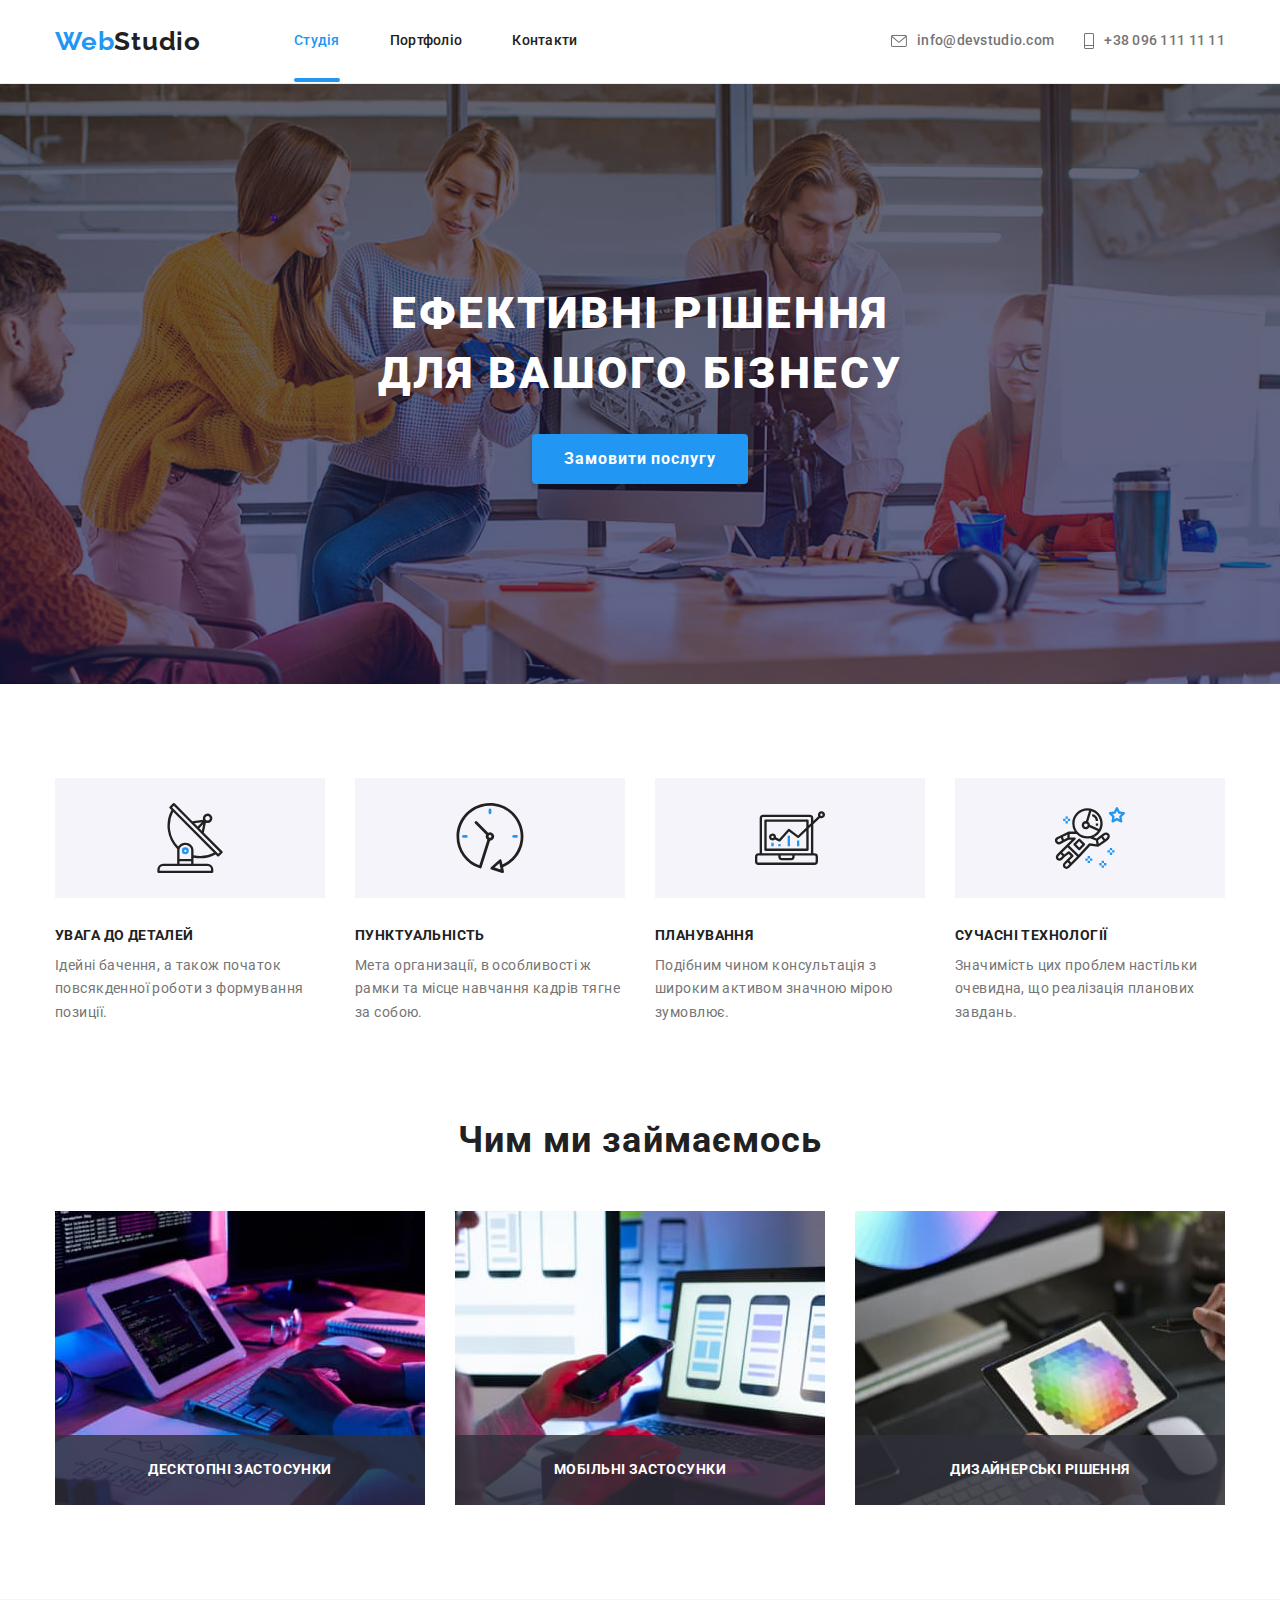
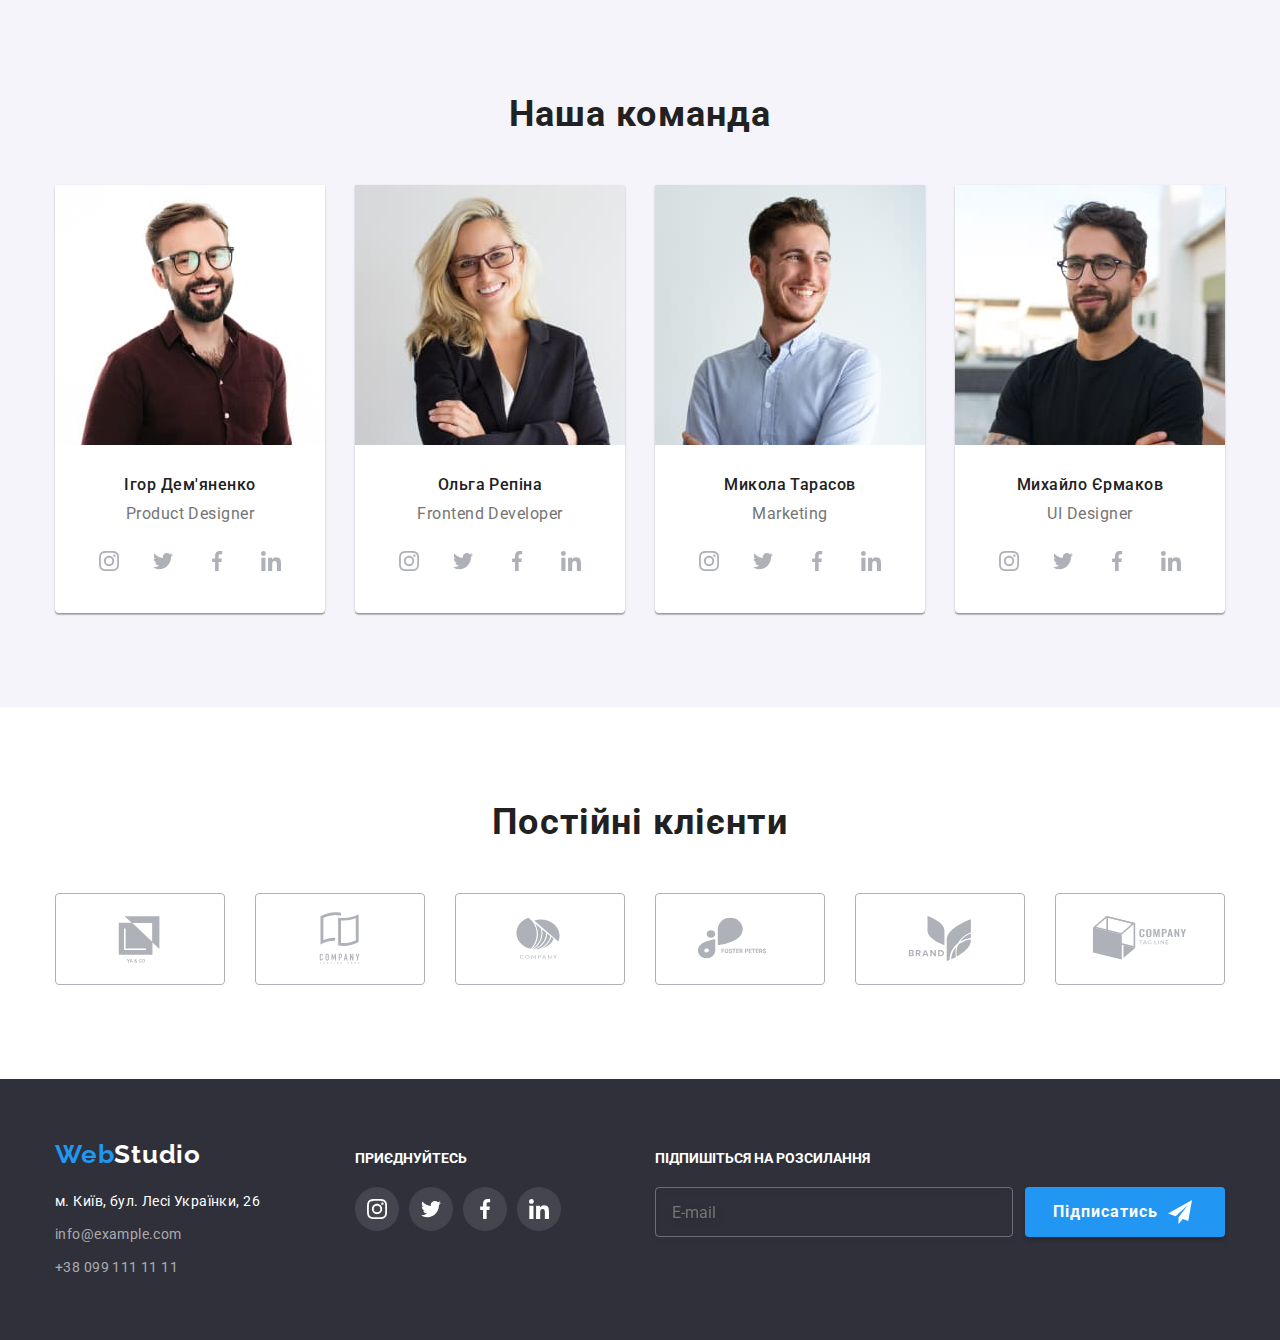
<file: index.html>
<!DOCTYPE html>
<html lang="uk">
<head>
    <meta charset="UTF-8">
    <meta http-equiv="X-UA-Compatible" content="IE=edge">
    <meta name="viewport" content="width=device-width, initial-scale=1.0">
    <title>WebStudio</title>
    <link rel="preconnect" href="https://fonts.googleapis.com">
    <link rel="preconnect" href="https://fonts.gstatic.com" crossorigin>
    <link rel="stylesheet" href="https://fonts.googleapis.com/css2?family=Raleway:wght@700&family=Roboto:wght@400;500;700;900&display=swap">
    <link rel="stylesheet" href="https://cdnjs.cloudflare.com/ajax/libs/modern-normalize/1.1.0/modern-normalize.min.css">
    <link rel="stylesheet" href="./css/main.min.css" />
</head>

<body>
<!-- Header -->
<header class="header">
    <div class="header__container container">
        <nav class="header__logo-menu">
            <a class="logo" href="index.html">Web<span class="logo-header">Studio</a>
            <ul class="menu">
                <li class="menu__item">
                    <a class="menu__link menu__link--current" href="index.html">Студія</a>
                </li>
                <li class="menu__item">
                    <a class="menu__link" href="portfolio.html">Портфоліо</a>
                </li>
                <li class="menu__item">
                    <a class="menu__link" href="">Контакти</a>
                </li>
            </ul>
        </nav>
        <ul class="contacts">
            <li class="contacts__item">
                <a class="contacts__link" href="mailto:info@devstudio.com">
                    <svg class="contacts__icon-mail">
                        <use href="./images/icons.svg#icon-contacts-mail"></use>
                    </svg>info@devstudio.com</a>
            </li>
            <li class="contacts__item">
                <a class="contacts__link" href="tel:+380961111111">
                    <svg class="contacts__icon-tel">
                        <use href="./images/icons.svg#icon-contacts-tel"></use>
                    </svg>+38 096 111 11 11</a>
           </li>
        </ul>
            <button class="mobile-menu__button-open js-open-menu" type="button">
                <svg width="24" height="16">
                    <use href="./images/icons.svg#icon-mobile-menu"></use>
                </svg>
            </button>        
        <div class="mobile-menu js-menu-container">           
            <button class="mobile-menu__button-close js-close-menu" type="button">
                <svg width="19" height="19">
                    <use href="./images/icons.svg#icon-mobile-menu-close"></use>
                </svg>
            </button>            
            <nav>
                <ul class="mob-menu">
                    <li class="mob-menu__item">
                        <a class="mob-menu__link mob-menu__link--current" href="index.html">Студія</a>
                    </li>
                    <li class="mob-menu__item">
                        <a class="mob-menu__link" href="portfolio.html">Портфоліо</a>
                    </li>
                    <li class="mob-menu__item">
                        <a class="mob-menu__link" href="">Контакти</a>
                    </li>
                </ul>
            </nav>            
            <div>
                <ul class="mob-contacts">
                    <li class="mob-contacts__item">
                        <a class="mob-contacts__link" href="tel:+380961111111">+38 096 111 11 11</a>
                    </li>
                    <li class="mob-contacts__item">
                        <a class="mob-contacts__link mob-contacts__link--mail-font" href="mailto:info@devstudio.com">info@devstudio.com</a>
                    </li>
                </ul>                
                <ul class="mob-social">
                    <li class="mob-social__item">
                        <a href="" class="mob-social__link">Instagram</a>
                    </li>
                    <li class="mob-social__item">
                        <a href="" class="mob-social__link">Twitter</a>
                    </li>
                    <li class="mob-social__item">
                        <a href="" class="mob-social__link">Facebook</a>
                    </li>
                    <li class="mob-social__item">
                        <a href="" class="mob-social__link">LinkedIn</a>
                    </li>
                </ul>
                <ul class="mobile-social">
                    <li class="mobile-social__item">
                        <a href="" class="mobile-social__link">
                            <svg class="mobile-social__logo">
                                <use href="./images/icons.svg#icon-social-instagram"></use>
                            </svg>
                        </a>
                    </li>
                    <li class="mobile-social__item">
                        <a href="" class="mobile-social__link">
                            <svg class="mobile-social__logo">
                                <use href="./images/icons.svg#icon-social-twitter"></use>
                            </svg>
                        </a>
                    </li>
                    <li class="mobile-social__item">
                        <a href="" class="mobile-social__link">
                            <svg class="mobile-social__logo">
                                <use href="./images/icons.svg#icon-social-facebook"></use>
                            </svg>
                        </a>
                    </li>
                    <li class="mobile-social__item">
                        <a href="" class="mobile-social__link">
                            <svg class="mobile-social__logo">
                                <use href="./images/icons.svg#icon-social-linkedin"></use>
                            </svg>
                        </a>
                    </li>
                </ul>
            </div>
        </div>    
    </div>
    <script defer src="js/mobile-menu.js"></script>
</header>

<main>

<!-- Секція 1 Головний екран -->
<section class="hero">
    <div class="container container__hero">
        <h1 class="hero__title">Ефективні рішення<br />для вашого бізнесу</h1>
        <button class="hero__button" type="button" data-modal-open>Замовити послугу</button>
    </div>
</section>

<!-- Секція 2 Переваги (приховати заголовок) -->
<section class="section">
    <div class="container">
        <h2 class="section__title section__title--visually-hidden">Переваги</h2>
        <ul class="advantage">
            <li class="advantage__item">
                <div class="advantage__item-icon">
                    <svg class="advantage__icon">
                        <use href="./images/icons.svg#icon-advantage-img1"></use>
                    </svg>
                </div>
                <h3 class="advantage__title">Увага до деталей</h3>
                <p class="advantage__text">Ідейні бачення, а також початок повсякденної роботи з формування позиції.</p>
            </li>
            <li class="advantage__item">
                <div class="advantage__item-icon">
                    <svg class="advantage__icon">
                        <use href="./images/icons.svg#icon-advantage-img2"></use>
                    </svg>
                </div>
                <h3 class="advantage__title">Пунктуальність</h3>
                <p class="advantage__text">Мета организації, в особливості ж рамки та місце навчання кадрів тягне за собою.</p>
            </li>
            <li class="advantage__item">
                <div class="advantage__item-icon">
                    <svg class="advantage__icon">
                        <use href="./images/icons.svg#icon-advantage-img3"></use>
                    </svg>
                </div>
                <h3 class="advantage__title">Планування</h3>
                <p class="advantage__text">Подібним чином консультація з широким активом значною мірою зумовлює.</p>
            </li>
            <li class="advantage__item">
                <div class="advantage__item-icon">
                    <svg class="advantage__icon">
                        <use href="./images/icons.svg#icon-advantage-img4"></use>
                    </svg>
                </div>
                <h3 class="advantage__title">Сучасні технології</h3>
                <p class="advantage__text">Значимість цих проблем настільки очевидна, що реалізація планових завдань.</p>
            </li>
        </ul>
    </div>
</section>

<!-- Секція 3 Чим ми займаємось -->
<section class="section section__doing section--no-padding-top">
    <div class="container">
        <h2 class="section__title">Чим ми займаємось</h2>
        <ul class="doing">
            <li class="doing__item">
                <img class="doing__img" srcset="./images/s3-doing/s3-doing-img1-370-1x.jpg 1x, ./images/s3-doing/s3-doing-img1-370-2x.jpg 2x" src="./images/s3-doing/s3-doing-img1-370-1x.jpg" alt="Десктопні застосунки" width="370" height="294">
                <div class="doing__description">
                    <p class="doing__description-text">Десктопні застосунки</p>
                </div>
            </li>
            <li class="doing__item">
                <img class="doing__img" srcset="./images/s3-doing/s3-doing-img2-370-1x.jpg 1x, ./images/s3-doing/s3-doing-img2-370-2x.jpg 2x" src="./images/s3-doing/s3-doing-img2-370-1x.jpg" alt="Мобільні застосунки" width="370" height="294">
                <div class="doing__description">
                    <p class="doing__description-text">Мобільні застосунки</p>
                </div>
            </li>
            <li class="doing__item">
                <img class="doing__img" srcset="./images/s3-doing/s3-doing-img3-370-1x.jpg 1x, ./images/s3-doing/s3-doing-img3-370-2x.jpg 2x" src="./images/s3-doing/s3-doing-img3-370-1x.jpg" alt="Дизайнерські рішення" width="370" height="294">
                <div class="doing__description">
                    <p class="doing__description-text">Дизайнерські рішення</p>
                </div>
            </li>
        </ul>
    </div>
</section>

<!-- Секція 4 Наша команда -->
<section class="section section--background">
    <div class="container">
        <h2 class="section__title">Наша команда</h2>
        <ul class="team">
            <li class="team__item">
                <picture>
                    <source media="(min-width: 1200px)"
                        srcset="./images/s4-team/s4-team-img1-web-270x260-1x.jpg 1x, ./images/s4-team/s4-team-img1-web-540x520-2x.jpg 2x">
                    <source media="(min-width: 768px)"
                        srcset="./images/s4-team/s4-team-img1-tab-354x374-1x.jpg 1x, ./images/s4-team/s4-team-img1-tab-708x748-2x.jpg 2x">
                    <source media="(min-width: 355px)"
                        srcset="./images/s4-team/s4-team-img1-mob-450x460-1x.jpg 1x, ./images/s4-team/s4-team-img1-mob-900x920-2x.jpg 2x">
                    <source media="(min-width: 271px)"
                        srcset="./images/s4-team/s4-team-img1-tab-354x374-1x.jpg 1x, ./images/s4-team/s4-team-img1-tab-708x748-2x.jpg 2x">
                    <img src="./images/s4-team/s4-team-img1-web-270x260-1x.jpg" alt="Фото Ігор Дем'яненко" />
                </picture>
                <div class="team__description">
                    <h3 class="team__title">Ігор Дем'яненко</h3>
                    <p class="team__text" lang="en">Product Designer</p>
                    <ul class="social">
                        <li class="social__item">
                            <a href="" class="social__link">
                                <svg class="social__logo">
                                    <use href="./images/icons.svg#icon-social-instagram"></use>
                                </svg>
                            </a>
                        </li>
                        <li class="social__item">
                            <a href="" class="social__link">
                                <svg class="social__logo">
                                    <use href="./images/icons.svg#icon-social-twitter"></use>
                                </svg>
                            </a>
                        </li>
                        <li class="social__item">
                            <a href="" class="social__link">
                                <svg class="social__logo">
                                    <use href="./images/icons.svg#icon-social-facebook"></use>
                                </svg>
                            </a>
                        </li>
                        <li class="social__item">
                            <a href="" class="social__link">
                                <svg class="social__logo">
                                    <use href="./images/icons.svg#icon-social-linkedin"></use>
                                </svg>
                            </a>
                        </li>
                    </ul>
                </div>
            </li>
            <li class="team__item">
                <picture>
                    <source media="(min-width: 1200px)"
                        srcset="./images/s4-team/s4-team-img2-web-270x260-1x.jpg 1x, ./images/s4-team/s4-team-img2-web-540x520-2x.jpg 2x">
                    <source media="(min-width: 768px)"
                        srcset="./images/s4-team/s4-team-img2-tab-354x374-1x.jpg 1x, ./images/s4-team/s4-team-img2-tab-708x748-2x.jpg 2x">
                    <source media="(min-width: 355px)"
                        srcset="./images/s4-team/s4-team-img2-mob-450x460-1x.jpg 1x, ./images/s4-team/s4-team-img2-mob-900x920-2x.jpg 2x">
                    <source media="(min-width: 271px)"
                        srcset="./images/s4-team/s4-team-img2-tab-354x374-1x.jpg 1x, ./images/s4-team/s4-team-img2-tab-708x748-2x.jpg 2x">
                    <img src="./images/s4-team/s4-team-img2-web-270x260-1x.jpg" alt="Ольга Репіна" />
                </picture>
                <div class="team__description">
                    <h3 class="team__title">Ольга Репіна</h3>
                    <p class="team__text" lang="en">Frontend Developer</p>
                    <ul class="social">
                        <li class="social__item">
                            <a href="" class="social__link">
                                <svg class="social__logo">
                                    <use href="./images/icons.svg#icon-social-instagram"></use>
                                </svg>
                            </a>
                        </li>
                        <li class="social__item">
                            <a href="" class="social__link">
                                <svg class="social__logo">
                                    <use href="./images/icons.svg#icon-social-twitter"></use>
                                </svg>
                            </a>
                        </li>
                        <li class="social__item">
                            <a href="" class="social__link">
                                <svg class="social__logo">
                                    <use href="./images/icons.svg#icon-social-facebook"></use>
                                </svg>
                            </a>
                        </li>
                        <li class="social__item">
                            <a href="" class="social__link">
                                <svg class="social__logo">
                                    <use href="./images/icons.svg#icon-social-linkedin"></use>
                                </svg>
                            </a>
                        </li>
                    </ul>
                </div>
            </li>
            <li class="team__item">
                <picture>
                    <source media="(min-width: 1200px)"
                        srcset="./images/s4-team/s4-team-img3-web-270x260-1x.jpg 1x, ./images/s4-team/s4-team-img3-web-540x520-2x.jpg 2x">
                    <source media="(min-width: 768px)"
                        srcset="./images/s4-team/s4-team-img3-tab-354x374-1x.jpg 1x, ./images/s4-team/s4-team-img3-tab-708x748-2x.jpg 2x">
                    <source media="(min-width: 355px)"
                        srcset="./images/s4-team/s4-team-img3-mob-450x460-1x.jpg 1x, ./images/s4-team/s4-team-img3-mob-900x920-2x.jpg 2x">
                    <source media="(min-width: 271px)"
                        srcset="./images/s4-team/s4-team-img3-tab-354x374-1x.jpg 1x, ./images/s4-team/s4-team-img3-tab-708x748-2x.jpg 2x">
                    <img src="./images/s4-team/s4-team-img3-web-270x260-1x.jpg" alt="Микола Тарасов" />
                </picture>
                <div class="team__description">
                    <h3 class="team__title">Микола Тарасов</h3>
                    <p class="team__text" lang="en">Marketing</p>
                    <ul class="social">
                        <li class="social__item">
                            <a href="" class="social__link">
                                <svg class="social__logo">
                                    <use href="./images/icons.svg#icon-social-instagram"></use>
                                </svg>
                            </a>
                        </li>
                        <li class="social__item">
                            <a href="" class="social__link">
                                <svg class="social__logo">
                                    <use href="./images/icons.svg#icon-social-twitter"></use>
                                </svg>
                            </a>
                        </li>
                        <li class="social__item">
                            <a href="" class="social__link">
                                <svg class="social__logo">
                                    <use href="./images/icons.svg#icon-social-facebook"></use>
                                </svg>
                            </a>
                        </li>
                        <li class="social__item">
                            <a href="" class="social__link">
                                <svg class="social__logo">
                                    <use href="./images/icons.svg#icon-social-linkedin"></use>
                                </svg>
                            </a>
                        </li>
                    </ul>
                </div>
            </li>
            <li class="team__item">
                <picture>
                    <source media="(min-width: 1200px)"
                        srcset="./images/s4-team/s4-team-img4-web-270x260-1x.jpg 1x, ./images/s4-team/s4-team-img4-web-540x520-2x.jpg 2x">
                    <source media="(min-width: 768px)"
                        srcset="./images/s4-team/s4-team-img4-tab-354x374-1x.jpg 1x, ./images/s4-team/s4-team-img4-tab-708x748-2x.jpg 2x">
                    <source media="(min-width: 355px)"
                        srcset="./images/s4-team/s4-team-img4-mob-450x460-1x.jpg 1x, ./images/s4-team/s4-team-img4-mob-900x920-2x.jpg 2x">
                    <source media="(min-width: 271px)"
                        srcset="./images/s4-team/s4-team-img4-tab-354x374-1x.jpg 1x, ./images/s4-team/s4-team-img4-tab-708x748-2x.jpg 2x">
                    <img src="./images/s4-team/s4-team-img4-web-270x260-1x.jpg" alt="Михайло Єрмаков" />
                </picture>
                <div class="team__description">
                    <h3 class="team__title">Михайло Єрмаков</h3>
                    <p class="team__text" lang="en">UI Designer</p>
                    <ul class="social">
                        <li class="social__item">
                            <a href="" class="social__link">
                                <svg class="social__logo">
                                    <use href="./images/icons.svg#icon-social-instagram"></use>
                                </svg>
                            </a>
                        </li>
                        <li class="social__item">
                            <a href="" class="social__link">
                                <svg class="social__logo">
                                    <use href="./images/icons.svg#icon-social-twitter"></use>
                                </svg>
                            </a>
                        </li>
                        <li class="social__item">
                            <a href="" class="social__link">
                                <svg class="social__logo">
                                    <use href="./images/icons.svg#icon-social-facebook"></use>
                                </svg>
                            </a>
                        </li>
                        <li class="social__item">
                            <a href="" class="social__link">
                                <svg class="social__logo">
                                    <use href="./images/icons.svg#icon-social-linkedin"></use>
                                </svg>
                            </a>
                        </li>
                    </ul>
                </div>
            </li>
        </ul>
    </div>
</section>

<!-- Постійні клієнти -->
<section class="section">
    <div class="container">
        <h2 class="section__title">Постійні клієнти</h2>
        <ul class="clients">
            <li class="clients__item">
                <a href="" class="clients__link">
                    <svg class="clients__logo">
                        <use href="./images/icons.svg#icon-clients-logo1"></use>
                    </svg>
                </a>
            </li>
            <li class="clients__item">
                <a href="" class="clients__link">
                    <svg class="clients__logo">
                        <use href="./images/icons.svg#icon-clients-logo2"></use>
                    </svg>
                </a>
            </li>
            <li class="clients__item">
                <a href="" class="clients__link">
                    <svg class="clients__logo">
                        <use href="./images/icons.svg#icon-clients-logo3"></use>
                    </svg>
                </a>
            </li>
            <li class="clients__item">
                <a href="" class="clients__link">
                    <svg class="clients__logo">
                        <use href="./images/icons.svg#icon-clients-logo4"></use>
                    </svg>
                </a>
            </li>
            <li class="clients__item">
                <a href="" class="clients__link">
                    <svg class="clients__logo">
                        <use href="./images/icons.svg#icon-clients-logo5"></use>
                    </svg>
                </a>
            </li>
            <li class="clients__item">
                <a href="" class="clients__link">
                    <svg class="clients__logo">
                        <use href="./images/icons.svg#icon-clients-logo6"></use>
                    </svg>
                </a>
            </li>
        </ul>
    </div>
</section>

</main>

<!-- Footer -->
<footer class="footer">

    <div class="container footer__columns">

        <div class="footer__columns-first">
            <a class="logo link" href="index.html">Web<span class="logo-footer">Studio</span></a>
            <address class="footer-contacts address">
                <ul class="footer-contacts__list list">
                    <li class="footer-contacts__item">
                        <a class="footer-contacts__link link footer-contacts__link--address"
                            href="https://goo.gl/maps/5prfQH1JwphvAtdC9">
                            м. Київ, бул. Лесі Українки, 26
                        </a>
                    </li>
                    <li class="footer-contacts__item">
                        <a class="footer-contacts__link link" href="mailto:info@example.com">info@example.com</a>
                    </li>
                    <li class="footer-contacts__item">
                        <a class="footer-contacts__link link" href="tel:+380991111111">+38 099 111 11 11</a>
                    </li>
                </ul>
            </address>
        </div>

        <div class="footer-social">
            <h2 class="footer__columns--title">Приєднуйтесь</h2>
            <ul class="footer-social__list">
                <li class="footer-social__item">
                    <a href="" class="footer-social__link">
                        <svg class="footer-social__logo">
                            <use href="./images/icons.svg#icon-social-instagram"></use>
                        </svg>
                    </a>
                </li>
                <li class="footer-social__item">
                    <a href="" class="footer-social__link">
                        <svg class="footer-social__logo">
                            <use href="./images/icons.svg#icon-social-twitter"></use>
                        </svg>
                    </a>
                </li>
                <li class="footer-social__item">
                    <a href="" class="footer-social__link">
                        <svg class="footer-social__logo">
                            <use href="./images/icons.svg#icon-social-facebook"></use>
                        </svg>
                    </a>
                </li>
                <li class="footer-social__item">
                    <a href="" class="footer-social__link">
                        <svg class="footer-social__logo">
                            <use href="./images/icons.svg#icon-social-linkedin"></use>
                        </svg>
                    </a>
                </li>
            </ul>
        </div>

        <div class="footer-mailing">
            <h2 class="footer__columns--title">Підпишіться на розсилання</h2>
            <form class="footer-mailing__form">
                <input class="footer-mailing__input" type="email" name="email" placeholder="E-mail">
                <button type="submit" class="footer-mailing__button">Підписатись
                    <svg class="footer-mailing__icon">
                        <use href="./images/icons.svg#icon-footer-mailing"></use>
                    </svg>
                </button>
            </form>
        </div>

    </div>
</footer>

<!-- Модальне вікно -->
 <div class="backdrop is-hidden" data-modal>
    <div class="modal">
        <button type="button" class="modal__button-close" data-modal-close>
            <svg width="18" height="18">
                <use href="./images/icons.svg#icon-modal-close"></use>
            </svg>
        </button>
        <p class="modal__title">Залиште свої дані, ми до вас зателефонуємо</p>
        <form class="modal__form form" autocomplete="off">
        <div class="form__field">
            <label class="form__label" for="name">Ім'я</label>
            <input class="form__input" type="text" id="name" name="user-name" />
            <svg class="form__icon">
                <use href=./images/icons.svg#icon-modal-name></use>
            </svg>
        </div>
        <div class="form__field">
            <label class="form__label" for="tel">Телефон</label>
            <input class="form__input" type="tel" id="tel" name="user-tel" />
            <svg class="form__icon">
                <use href=./images/icons.svg#icon-modal-tel></use>
            </svg>
        </div>
        <div class="form__field">
            <label class="form__label" for="mail">Пошта</label>
            <input class="form__input" type="email" id="mail" name="user-mail" />
            <svg class="form__icon">
                <use href=./images/icons.svg#icon-modal-mail></use>
            </svg>
        </div>
        <div class="form__field-comments">
            <label class="form__label" for="comments">Коментар</label>
            <textarea class="form__comments" name="comments" id="comments" placeholder="Введите текст"></textarea>
        </div>
        <div class="checkbox__form">
            <label class="checkbox__label">
                <input type="checkbox" class="checkbox__input" />
                <svg class="checkbox__icon">
                    <use href=./images/icons.svg#icon-modal-policy></use>
                </svg>
                <span class="checkbox__text">Погоджуюсь на розсилання та приймаю </span>
                <a href=".#" class="checkbox__link">Умови договору</a>
            </label>
        </div>
        <button type="submit" class="modal__button-form">Відіслати</button>
        </form>
    </div>
</div>

<script src="./js/modal.js"></script>

</body>
</html>
</file>
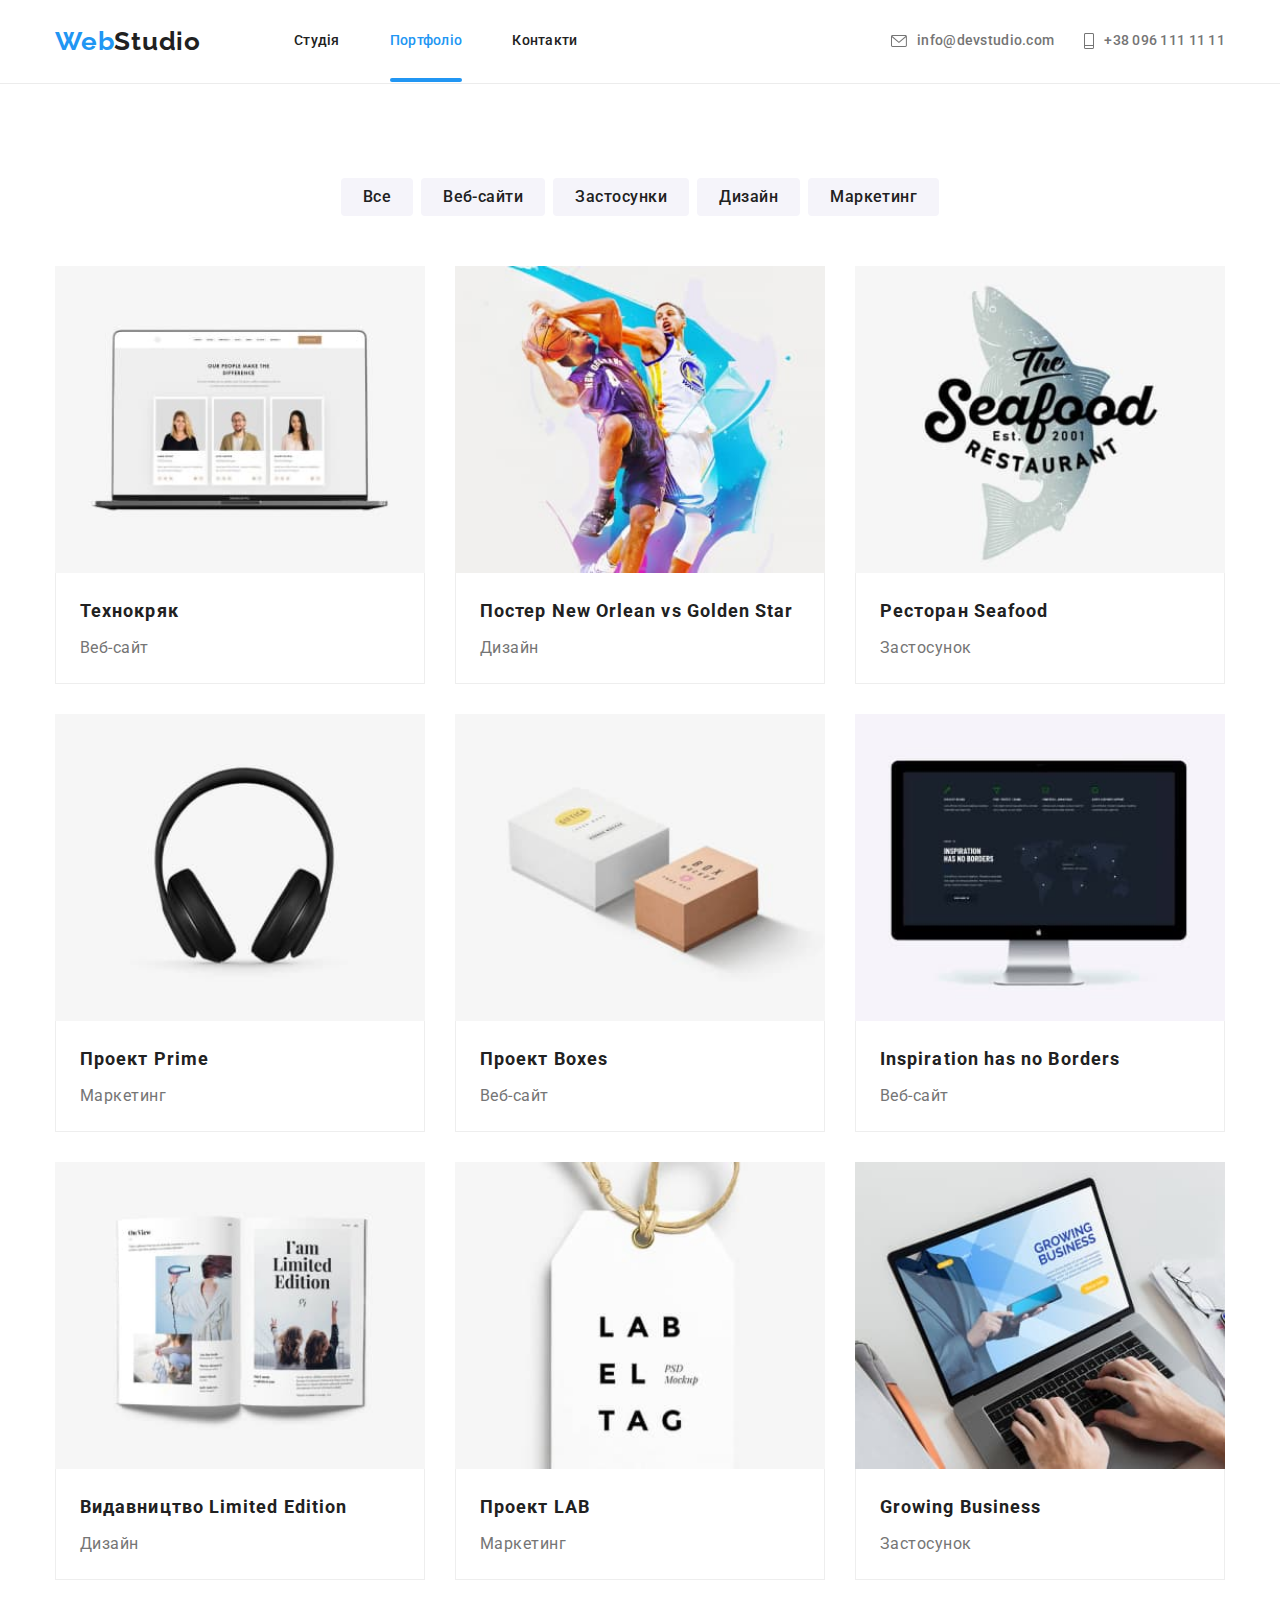
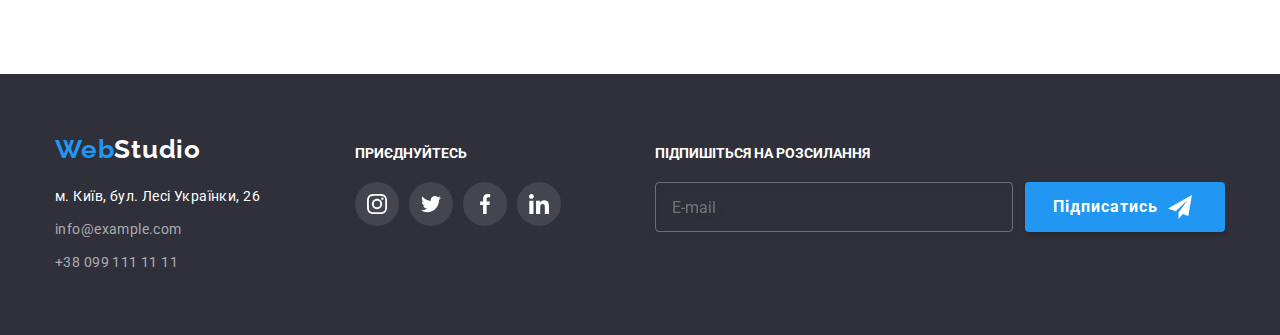
<file: portfolio.html>
<!DOCTYPE html>
<html lang="uk">

<head>
    <meta charset="UTF-8">
    <meta http-equiv="X-UA-Compatible" content="IE=edge">
    <meta name="viewport" content="width=device-width, initial-scale=1.0">
    <title>WebStudio</title>
    <link rel="preconnect" href="https://fonts.googleapis.com">
    <link rel="preconnect" href="https://fonts.gstatic.com" crossorigin>
    <link rel="stylesheet" href="https://fonts.googleapis.com/css2?family=Raleway:wght@700&family=Roboto:wght@400;500;700;900&display=swap">
    <link rel="stylesheet" href="https://cdnjs.cloudflare.com/ajax/libs/modern-normalize/1.1.0/modern-normalize.min.css">
    <link rel="stylesheet" href="./css/main.min.css" />
</head>

<body>
<!-- Header -->
<header class="header">
    <div class="header__container container">
        <nav class="header__logo-menu">
            <a class="logo" href="index.html">Web<span class="logo-header">Studio</a>
            <ul class="menu">
                <li class="menu__item">
                    <a class="menu__link" href="index.html">Студія</a>
                </li>
                <li class="menu__item">
                    <a class="menu__link menu__link--current" href="portfolio.html">Портфоліо</a>
                </li>
                <li class="menu__item">
                    <a class="menu__link" href="">Контакти</a>
                </li>
            </ul>
        </nav>
        <ul class="contacts">
            <li class="contacts__item">
                <a class="contacts__link" href="mailto:info@devstudio.com">
                    <svg class="contacts__icon-mail">
                        <use href="./images/icons.svg#icon-contacts-mail"></use>
                    </svg>info@devstudio.com</a>
            </li>
            <li class="contacts__item">
                <a class="contacts__link" href="tel:+380961111111">
                    <svg class="contacts__icon-tel">
                        <use href="./images/icons.svg#icon-contacts-tel"></use>
                    </svg>+38 096 111 11 11</a>
            </li>
        </ul>
        <button class="mobile-menu__button-open js-open-menu" type="button">
            <svg width="24" height="16">
                <use href="./images/icons.svg#icon-mobile-menu"></use>
            </svg>
        </button>
        <div class="mobile-menu js-menu-container">
            <button class="mobile-menu__button-close js-close-menu" type="button">
                <svg width="19" height="19">
                    <use href="./images/icons.svg#icon-mobile-menu-close"></use>
                </svg>
            </button>
            <nav>
                <ul class="mob-menu">
                    <li class="mob-menu__item">
                        <a class="mob-menu__link mob-menu__link--current" href="index.html">Студія</a>
                    </li>
                    <li class="mob-menu__item">
                        <a class="mob-menu__link" href="portfolio.html">Портфоліо</a>
                    </li>
                    <li class="mob-menu__item">
                        <a class="mob-menu__link" href="">Контакти</a>
                    </li>
                </ul>
            </nav>
            <div>
                <ul class="mob-contacts">
                    <li class="mob-contacts__item">
                        <a class="mob-contacts__link" href="tel:+380961111111">+38 096 111 11 11</a>
                    </li>
                    <li class="mob-contacts__item">
                        <a class="mob-contacts__link mob-contacts__link--mail-font"
                            href="mailto:info@devstudio.com">info@devstudio.com</a>
                    </li>
                </ul>
                <ul class="mob-social">
                    <li class="mob-social__item">
                        <a href="" class="mob-social__link">Instagram</a>
                    </li>
                    <li class="mob-social__item">
                        <a href="" class="mob-social__link">Twitter</a>
                    </li>
                    <li class="mob-social__item">
                        <a href="" class="mob-social__link">Facebook</a>
                    </li>
                    <li class="mob-social__item">
                        <a href="" class="mob-social__link">LinkedIn</a>
                    </li>
                </ul>
                <ul class="mobile-social">
                    <li class="mobile-social__item">
                        <a href="" class="mobile-social__link">
                            <svg class="mobile-social__logo">
                                <use href="./images/icons.svg#icon-social-instagram"></use>
                            </svg>
                        </a>
                    </li>
                    <li class="mobile-social__item">
                        <a href="" class="mobile-social__link">
                            <svg class="mobile-social__logo">
                                <use href="./images/icons.svg#icon-social-twitter"></use>
                            </svg>
                        </a>
                    </li>
                    <li class="mobile-social__item">
                        <a href="" class="mobile-social__link">
                            <svg class="mobile-social__logo">
                                <use href="./images/icons.svg#icon-social-facebook"></use>
                            </svg>
                        </a>
                    </li>
                    <li class="mobile-social__item">
                        <a href="" class="mobile-social__link">
                            <svg class="mobile-social__logo">
                                <use href="./images/icons.svg#icon-social-linkedin"></use>
                            </svg>
                        </a>
                    </li>
                </ul>
            </div>
        </div>
    </div>
    <script defer src="js/mobile-menu.js"></script>
</header>

<main>
<!-- Секція Меню та Портфоліо -->
<section class="section">
    <div class="container">
    <h2 class="section__title section__title--visually-hidden">Портфоліо</h2>
    <ul class="filter">
        <li class="filter__item">
            <button class="filter__button" type="button">Все</button>
        </li>
        <li class="filter__item">
            <button class="filter__button" type="button">Веб-сайти</button>
        </li>
        <li class="filter__item">
            <button class="filter__button" type="button">Застосунки</button>
        </li>
        <li class="filter__item">
            <button class="filter__button" type="button">Дизайн</button>
        </li>
        <li class="filter__item">
            <button class="filter__button" type="button">Маркетинг</button>
        </li>
    </ul>
    <ul class="portfolio">
        <li class="portfolio__item">
            <a class="portfolio__link" href="">
                <div class="portfolio__img-description">
                <picture>
                    <source srcset="./images/portfolio/portfolio-img1-mob-450x294-1x.jpg 1x, 
                                    ./images/portfolio/portfolio-img1-mob-900x588-2x.jpg 2x"
                            type="image/jpeg" 
                            media="(max-width: 767.5px)" />   
                    <source srcset="./images/portfolio/portfolio-img1-tab-354x294-1x.jpg 1x,
                                    ./images/portfolio/portfolio-img1-tab-708x588-2x.jpg 2x"
                            type="image/jpeg" 
                            media="(min-width: 768px)" />
                    <source srcset="./images/portfolio/portfolio-img1-web-370x294-1x.jpg 1x,
                                    ./images/portfolio/portfolio-img1-web-740x588-2x.jpg 2x"
                            type="image/jpeg" 
                            media="(min-width: 1200px)" />
                    <img class="portfolio__img" 
                         src="./images/portfolio/portfolio-img1.jpg" 
                         alt="Веб-сайт Технокряк"
                         width="450" 
                         height="294" />
                </picture>
                    <!-- <img class="portfolio__img" src="./images/portfolio/portfolio-img1.jpg" alt="Веб-сайт Технокряк" width="370" height="294"> -->
                    <p class="portfolio__description">Технокряк - цу сучасна платформа розповсюдження коронавірусу. Компанії використовують її для цифрового шпигунства та
                    атак на захищені сервени конкурентів.</p>
                </div>
                <div class="portfolio__title-item">
                    <h2 class="portfolio__title">Технокряк</h2>
                    <p class="portfolio__text">Веб-сайт</p>
                </div>
            </a>
        </li>
        <li class="portfolio__item">
            <a class="portfolio__link" href="">
                <div class="portfolio__img-description">
                <picture>
                    <source srcset="./images/portfolio/portfolio-img2-mob-450x294-1x.jpg 1x, 
                                    ./images/portfolio/portfolio-img2-mob-900x588-2x.jpg 2x" 
                            type="image/jpeg"
                            media="(max-width: 767.5px)" />
                    <source srcset="./images/portfolio/portfolio-img2-tab-354x294-1x.jpg 1x,
                                    ./images/portfolio/portfolio-img2-tab-708x588-2x.jpg 2x" 
                            type="image/jpeg"
                            media="(min-width: 768px)" />
                    <source srcset="./images/portfolio/portfolio-img2-web-370x294-1x.jpg 1x,
                                    ./images/portfolio/portfolio-img2-web-740x588-2x.jpg 2x" 
                            type="image/jpeg"
                            media="(min-width: 1200px)" />
                    <img class="portfolio__img" 
                         src="./images/portfolio/portfolio-img2.jpg" 
                         alt="Постер New Orlean vs Golden Star" 
                         width="450"
                         height="294" />
                </picture>
                    <!-- <img class="portfolio__img" src="./images/portfolio/portfolio-img2.jpg" alt="Дизайн Постер New Orlean vs Golden Star" width="370" height="294"> -->
                    <p class="portfolio__description">Постер New Orlean vs Golden Star</p>
                </div>
                <div class="portfolio__title-item">
                    <h2 class="portfolio__title">Постер New Orlean vs Golden Star</h2>
                    <p class="portfolio__text">Дизайн</p>
                </div>
            </a>
        </li>
        <li class="portfolio__item">
            <a class="portfolio__link" href="">
                <div class="portfolio__img-description">
                <picture>
                    <source srcset="./images/portfolio/portfolio-img3-mob-450x294-1x.jpg 1x, 
                                    ./images/portfolio/portfolio-img3-mob-900x588-2x.jpg 2x" 
                            type="image/jpeg"
                            media="(max-width: 767.5px)" />
                    <source srcset="./images/portfolio/portfolio-img3-tab-354x294-1x.jpg 1x,
                                    ./images/portfolio/portfolio-img3-tab-708x588-2x.jpg 2x" 
                            type="image/jpeg"
                            media="(min-width: 768px)" />
                    <source srcset="./images/portfolio/portfolio-img3-web-370x294-1x.jpg 1x,
                                    ./images/portfolio/portfolio-img3-web-740x588-2x.jpg 2x" 
                            type="image/jpeg"
                            media="(min-width: 1200px)" />
                    <img class="portfolio__img" 
                         src="./images/portfolio/portfolio-img3.jpg" 
                         alt="Ресторан Seafood"
                         width="450" 
                         height="294" />
                </picture>
                    <!-- <img class="portfolio__img" src="./images/portfolio/portfolio-img3.jpg" alt="Застосунок Ресторан Seafood" width="370" height="294"> -->
                    <p class="portfolio__description">Ресторан Seafood</p>
                </div>
            <div class="portfolio__title-item">
            <h2 class="portfolio__title">Ресторан Seafood</h2>
            <p class="portfolio__text">Застосунок</p>
        </div>
        </a>
        </li>
        <li class="portfolio__item">
            <a class="portfolio__link" href="">
                <div class="portfolio__img-description">
                <picture>
                    <source srcset="./images/portfolio/portfolio-img4-mob-450x294-1x.jpg 1x, 
                                    ./images/portfolio/portfolio-img4-mob-900x588-2x.jpg 2x" 
                            type="image/jpeg"
                            media="(max-width: 767.5px)" />
                    <source srcset="./images/portfolio/portfolio-img4-tab-354x294-1x.jpg 1x,
                                    ./images/portfolio/portfolio-img4-tab-708x588-2x.jpg 2x" 
                            type="image/jpeg"
                            media="(min-width: 768px)" />
                    <source srcset="./images/portfolio/portfolio-img4-web-370x294-1x.jpg 1x,
                                    ./images/portfolio/portfolio-img4-web-740x588-2x.jpg 2x" 
                            type="image/jpeg"
                            media="(min-width: 1200px)" />
                    <img class="portfolio__img" 
                         src="./images/portfolio/portfolio-img4.jpg" 
                         alt="Проект Prime" 
                         width="450"
                         height="294" />
                </picture>
                    <!-- <img class="portfolio__img" src="./images/portfolio/portfolio-img4.jpg" alt="Маркетинг Проект Prime" width="370" height="294"> -->
                    <p class="portfolio__description">Проект Prime</p>
                </div>
            <div class="portfolio__title-item">
            <h2 class="portfolio__title">Проект Prime</h2>
            <p class="portfolio__text">Маркетинг</p>
        </div>
        </a>
        </li>
        <li class="portfolio__item">
            <a class="portfolio__link" href="">
                <div class="portfolio__img-description">
                <picture>
                    <source srcset="./images/portfolio/portfolio-img5-mob-450x294-1x.jpg 1x, 
                                    ./images/portfolio/portfolio-img5-mob-900x588-2x.jpg 2x" 
                            type="image/jpeg"
                            media="(max-width: 767.5px)" />
                    <source srcset="./images/portfolio/portfolio-img5-tab-354x294-1x.jpg 1x,
                                    ./images/portfolio/portfolio-img5-tab-708x588-2x.jpg 2x" 
                            type="image/jpeg"
                            media="(min-width: 768px)" />
                    <source srcset="./images/portfolio/portfolio-img5-web-370x294-1x.jpg 1x,
                                    ./images/portfolio/portfolio-img5-web-740x588-2x.jpg 2x" 
                            type="image/jpeg"
                            media="(min-width: 1200px)" />
                    <img class="portfolio__img" 
                         src="./images/portfolio/portfolio-img5.jpg" 
                         alt="Проект Boxes" 
                         width="450"
                         height="294" />
                </picture>
                    <!-- <img class="portfolio__img" src="./images/portfolio/portfolio-img5.jpg" alt="Веб-сайт Проект Boxes" width="370" height="294"> -->
                    <p class="portfolio__description">Проект Boxes</p>
                </div>
            <div class="portfolio__title-item">
            <h2 class="portfolio__title">Проект Boxes</h2>
            <p class="portfolio__text">Веб-сайт</p>
        </div>
        </a>
        </li>
        <li class="portfolio__item">
            <a class="portfolio__link" href="">
                <div class="portfolio__img-description">
                <picture>
                    <source srcset="./images/portfolio/portfolio-img6-mob-450x294-1x.jpg 1x, 
                                    ./images/portfolio/portfolio-img6-mob-900x588-2x.jpg 2x" 
                            type="image/jpeg"
                            media="(max-width: 767.5px)" />
                    <source srcset="./images/portfolio/portfolio-img6-tab-354x294-1x.jpg 1x,
                                    ./images/portfolio/portfolio-img6-tab-708x588-2x.jpg 2x" 
                            type="image/jpeg"
                            media="(min-width: 768px)" />
                    <source srcset="./images/portfolio/portfolio-img6-web-370x294-1x.jpg 1x,
                                    ./images/portfolio/portfolio-img6-web-740x588-2x.jpg 2x" 
                            type="image/jpeg"
                            media="(min-width: 1200px)" />
                    <img class="portfolio__img" 
                         src="./images/portfolio/portfolio-img6.jpg" 
                         alt="Inspiration has no Borders" 
                         width="450"
                         height="294" />
                </picture>
                    <!-- <img class="portfolio__img" src="./images/portfolio/portfolio-img6.jpg" alt="Веб-сайт Inspiration has no Borders" width="370" height="294"> -->
                    <p class="portfolio__description">Inspiration has no Borders</p>
                </div>
            <div class="portfolio__title-item">
            <h2 class="portfolio__title">Inspiration has no Borders</h2>
            <p class="portfolio__text">Веб-сайт</p>
        </div>
        </a>
        </li>
        <li class="portfolio__item">
            <a class="portfolio__link" href="">
                <div class="portfolio__img-description">
                <picture>
                    <source srcset="./images/portfolio/portfolio-img7-mob-450x294-1x.jpg 1x, 
                                    ./images/portfolio/portfolio-img7-mob-900x588-2x.jpg 2x" 
                            type="image/jpeg"
                            media="(max-width: 767.5px)" />
                    <source srcset="./images/portfolio/portfolio-img7-tab-354x294-1x.jpg 1x,
                                    ./images/portfolio/portfolio-img7-tab-708x588-2x.jpg 2x" 
                            type="image/jpeg"
                            media="(min-width: 768px)" />
                    <source srcset="./images/portfolio/portfolio-img7-web-370x294-1x.jpg 1x,
                                    ./images/portfolio/portfolio-img7-web-740x588-2x.jpg 2x" 
                            type="image/jpeg"
                            media="(min-width: 1200px)" />
                    <img class="portfolio__img" 
                         src="./images/portfolio/portfolio-img7.jpg" 
                         alt="Издание Limited Edition" 
                         width="450"
                         height="294" />
                </picture>
                    <!-- <img class="portfolio__img" src="./images/portfolio/portfolio-img7.jpg" alt="Дизайн Видавництво Limited Edition" width="370" height="294"> -->
                    <p class="portfolio__description">Видавництво Limited Edition</p>
                </div>
            <div class="portfolio__title-item">
            <h2 class="portfolio__title">Видавництво Limited Edition</h2>
            <p class="portfolio__text">Дизайн</p>
        </div>
        </a>
        </li>
        <li class="portfolio__item">
            <a class="portfolio__link" href="">
                <div class="portfolio__img-description">
                <picture>
                    <source srcset="./images/portfolio/portfolio-img8-mob-450x294-1x.jpg 1x, 
                                    ./images/portfolio/portfolio-img8-mob-900x588-2x.jpg 2x" 
                            type="image/jpeg"
                            media="(max-width: 767.5px)" />
                    <source srcset="./images/portfolio/portfolio-img8-tab-354x294-1x.jpg 1x,
                                    ./images/portfolio/portfolio-img8-tab-708x588-2x.jpg 2x" 
                            type="image/jpeg"
                            media="(min-width: 768px)" />
                    <source srcset="./images/portfolio/portfolio-img8-web-370x294-1x.jpg 1x,
                                    ./images/portfolio/portfolio-img8-web-740x588-2x.jpg 2x" 
                            type="image/jpeg"
                            media="(min-width: 1200px)" />
                    <img class="portfolio__img" 
                         src="./images/portfolio/portfolio-img8.jpg" 
                         alt="Проект LAB" 
                         width="450"
                         height="294" />
                </picture>
                    <!-- <img class="portfolio__img" src="./images/portfolio/portfolio-img8.jpg" alt="Маркетинг Проект LAB" width="370" height="294"> -->
                    <p class="portfolio__description">Проект LAB</p>
                </div>
            <div class="portfolio__title-item">
            <h2 class="portfolio__title">Проект LAB</h2>
            <p class="portfolio__text">Маркетинг</p>
        </div>
        </a>
        </li>
        <li class="portfolio__item">
            <a class="portfolio__link" href="">
                <div class="portfolio__img-description">
                <picture>
                    <source srcset="./images/portfolio/portfolio-img9-mob-450x294-1x.jpg 1x, 
                                    ./images/portfolio/portfolio-img9-mob-900x588-2x.jpg 2x" 
                            type="image/jpeg"
                            media="(max-width: 767.5px)" />
                    <source srcset="./images/portfolio/portfolio-img9-tab-354x294-1x.jpg 1x,
                                    ./images/portfolio/portfolio-img9-tab-708x588-2x.jpg 2x" 
                            type="image/jpeg"
                            media="(min-width: 768px)" />
                    <source srcset="./images/portfolio/portfolio-img9-web-370x294-1x.jpg 1x,
                                    ./images/portfolio/portfolio-img9-web-740x588-2x.jpg 2x" 
                            type="image/jpeg"
                            media="(min-width: 1200px)" />
                    <img class="portfolio__img" 
                         src="./images/portfolio/portfolio-img9.jpg" 
                         alt="Growing Business" 
                         width="450" 
                         height="294" />
                </picture>
                    <!-- <img class="portfolio__img" src="./images/portfolio/portfolio-img9.jpg" alt="Застосунок Growing Business" width="370" height="294"> -->
                    <p class="portfolio__description">Growing Business</p>
                </div>
            <div class="portfolio__title-item">
            <h2 class="portfolio__title">Growing Business</h2>
            <p class="portfolio__text">Застосунок</p>
        </div>
        </a>
        </li>
    </ul>
    </div>
</section>
</main>

<!-- Footer -->
<footer class="footer">

    <div class="container footer__columns">

        <div class="footer__columns-first">
            <a class="logo link" href="index.html">Web<span class="logo-footer">Studio</span></a>
            <address class="footer-contacts address">
                <ul class="footer-contacts__list list">
                    <li class="footer-contacts__item">
                        <a class="footer-contacts__link link footer-contacts__link--address"
                            href="https://goo.gl/maps/5prfQH1JwphvAtdC9">
                            м. Київ, бул. Лесі Українки, 26
                        </a>
                    </li>
                    <li class="footer-contacts__item">
                        <a class="footer-contacts__link link" href="mailto:info@example.com">info@example.com</a>
                    </li>
                    <li class="footer-contacts__item">
                        <a class="footer-contacts__link link" href="tel:+380991111111">+38 099 111 11 11</a>
                    </li>
                </ul>
            </address>
        </div>

        <div class="footer-social">
            <h2 class="footer__columns--title">Приєднуйтесь</h2>
            <ul class="footer-social__list">
                <li class="footer-social__item">
                    <a href="" class="footer-social__link">
                        <svg class="footer-social__logo">
                            <use href="./images/icons.svg#icon-social-instagram"></use>
                        </svg>
                    </a>
                </li>
                <li class="footer-social__item">
                    <a href="" class="footer-social__link">
                        <svg class="footer-social__logo">
                            <use href="./images/icons.svg#icon-social-twitter"></use>
                        </svg>
                    </a>
                </li>
                <li class="footer-social__item">
                    <a href="" class="footer-social__link">
                        <svg class="footer-social__logo">
                            <use href="./images/icons.svg#icon-social-facebook"></use>
                        </svg>
                    </a>
                </li>
                <li class="footer-social__item">
                    <a href="" class="footer-social__link">
                        <svg class="footer-social__logo">
                            <use href="./images/icons.svg#icon-social-linkedin"></use>
                        </svg>
                    </a>
                </li>
            </ul>
        </div>

        <div class="footer-mailing">
            <h2 class="footer__columns--title">Підпишіться на розсилання</h2>
            <form class="footer-mailing__form">
                <input class="footer-mailing__input" type="email" name="email" placeholder="E-mail">
                <button type="submit" class="footer-mailing__button">Підписатись
                    <svg class="footer-mailing__icon">
                        <use href="./images/icons.svg#icon-footer-mailing"></use>
                    </svg>
                </button>
            </form>
        </div>

    </div>
</footer>

</body>
</html>
</file>
<file: css/main.min.css>
body{background-color:#fff;color:#757575;font-family:Roboto, sans-serif}a{text-decoration:none}h1,h2,h3,p,ul{margin:0}ul{padding:0;list-style:none}img{display:block;max-width:100%;height:auto}.container{padding-right:15px;padding-left:15px;margin-right:auto;margin-left:auto}@media screen and (min-width: 480px){.container{width:480px}}@media screen and (min-width: 768px){.container{width:768px}}@media screen and (min-width: 1200px){.container{width:1200px}}.container__hero{display:flex;flex-direction:column;align-items:center}.backdrop{position:fixed;top:0;left:0;height:100%;width:100%;background-color:rgba(0,0,0,0.2);transition:opacity 500ms, visibility 500ms;transition-timing-function:cubic-bezier(0.4, 0, 0.2, 1)}.backdrop.is-hidden{visibility:hidden;opacity:0;pointer-events:none}.modal__button-close{position:absolute;top:8px;right:8px;width:30px;height:30px;border:1px solid rgba(0,0,0,0.1);background-color:transparent;padding:0;border-radius:50%;display:flex;align-items:center;justify-content:center}.modal__button-close:hover,.modal__button-close:focus{fill:#2196f3;cursor:pointer}.modal{position:relative;width:100%;padding:40px;background-color:#fff;position:absolute;top:50%;left:50%;border-radius:4px;box-shadow:0px 1px 3px rgba(0,0,0,0.12),0px 1px 1px rgba(0,0,0,0.14),0px 2px 1px rgba(0,0,0,0.2);transform:scale(1);transform:translate(-50%, -50%);transition-property:background-color, transform, width, height;transition-duration:250ms;transition-timing-function:cubic-bezier(0.4, 0, 0.2, 1)}@media screen and (min-width: 450px){.modal{width:450px;height:609px}}@media screen and (min-width: 1200px){.modal{width:528px;height:581px}}.backdrop.is-hidden .modal{transform:scale(1.25);transition:transform 500ms}.modal__title{font-size:20px;line-height:1.17;font-weight:700;text-align:center;margin-bottom:12px;color:#212121}.modal__form{font-size:12px;line-height:1.17;color:#757575;letter-spacing:0.01em}.form__field{position:relative;margin-bottom:10px;display:flex;flex-direction:column;width:100%}.form__label{font-size:12px;margin-bottom:4px;display:flex;align-items:center}.form__icon{position:absolute;top:29px;left:12px;width:18px;height:18px;transition-property:fill;transition-duration:250ms;transition-timing-function:cubic-bezier(0.4, 0, 0.2, 1)}.form__input:focus+.form__icon{fill:#2196f3}.form__input{outline:none;padding-left:42px;height:40px;border:1px solid rgba(33,33,33,0.2);box-sizing:border-box;border-radius:4px;transition-property:border-color;transition-duration:250ms;transition-timing-function:cubic-bezier(0.4, 0, 0.2, 1)}.form__input:focus{border-color:#2196f3}.form__field-comments{position:relative;display:flex;flex-direction:column;margin-bottom:20px;width:100%}.form__label+.form__comments{display:block;resize:none;height:120px;padding:12px 16px;border:1px solid rgba(33,33,33,0.2);box-sizing:border-box;border-radius:4px;font-size:14px;line-height:1.14;letter-spacing:0.01em;color:rgba(117,117,117,0.5);transition-property:border;transition-duration:250ms;transition-timing-function:cubic-bezier(0.4, 0, 0.2, 1)}.form__comments:focus{border:1px solid #2196f3;outline:none}.form__label+.form__comments:not(:placeholder-shown){color:#000000}.form__label{position:relative;margin-bottom:4px;display:flex}.checkbox__form{display:flex;justify-content:center;margin-bottom:30px}.checkbox__label{display:flex;align-items:center}.checkbox__input{position:absolute;width:1px;height:1px;margin:-1px;border:0;padding:0;clip:rect(0 0 0 0);overflow:hidden}.checkbox__icon{border:2px solid black;border-radius:2px;width:16px;height:15px;margin-right:7px;fill:transparent;display:inline-block;background-size:contain;background-origin:border-box;transition-property:fill, background, border;transition-duration:250ms;transition-timing-function:cubic-bezier(0.4, 0, 0.2, 1)}.checkbox__input:checked ~ .checkbox__icon{border-radius:2px;background:#2196f3;fill:#fff;border:2px solid #2196f3}.checkbox__text{display:inline;margin-right:4px;font-size:12px;line-height:1.17;letter-spacing:0.03em}@media screen and (min-width: 1200px){.checkbox__text{font-size:14px;line-height:1.71}}.checkbox__link{position:relative;font-size:12px;line-height:1.17;letter-spacing:0.03em;color:#2196f3}@media screen and (min-width: 1200px){.checkbox__link{font-size:14px;line-height:1.71}}@media screen and (max-width: 449.8px){.checkbox__link{text-decoration-line:underline}}@media screen and (min-width: 450px){.checkbox__link::after{position:absolute;bottom:2px;content:"";display:block;width:100%;height:1px;background-color:#2196f3}}@media screen and (min-width: 450px) and (min-width: 1200px){.checkbox__link{bottom:5px}}.modal__button-form{display:block;margin:0 auto;cursor:pointer;font-weight:700;font-size:16px;line-height:1.87;letter-spacing:0.06em;background:#2196f3;color:#fff;min-width:200px;min-height:50px;box-shadow:0px 4px 4px rgba(0,0,0,0.15);border-radius:4px;border:transparent;padding:0;transition-property:background-color;transition-duration:250ms;transition-timing-function:cubic-bezier(0.4, 0, 0.2, 1)}.modal__button-form:focus,.modal__button-form:hover{background-color:#188ce8}.mobile-menu__button-open{min-height:40px;min-width:40px;display:flex;align-items:center;justify-content:center;margin:0;background-color:transparent;cursor:pointer;border:none;outline:none}.mobile-menu__button-open:focus{fill:#2196f3}@media (min-width: 768px){.mobile-menu__button-open{display:none}}.mobile-menu__button-close{position:absolute;top:10px;right:15px;width:40px;height:40px;border:0;background-color:transparent;padding:0;display:flex;align-items:center;justify-content:center}.mobile-menu__button-close:hover,.mobile-menu__button-close:focus{fill:#2196f3;cursor:pointer}.mobile-menu{position:fixed;top:0;left:0;z-index:10;display:flex;flex-direction:column;justify-content:space-between;width:100%;height:100%;background-color:#ffffff;transform:translateX(100%);transition:transform 250ms linear;padding:48px 40px}.mobile-menu.is-open{transform:translateX(0)}@media (max-width: 439px){.mobile-menu{padding:30px 30px}}.mob-menu__item:not(:last-child){margin-bottom:32px}.mob-menu__link{font-weight:500;font-size:40px;line-height:47px;letter-spacing:0.02em;color:#212121;transition-property:color;transition-duration:250ms;transition-timing-function:cubic-bezier(0.4, 0, 0.2, 1)}.mob-menu__link:hover,.mob-menu__link:focus{color:#2196f3}.mob-menu__link--current{color:#2196f3}.mob-contacts__item:not(:last-child){margin-bottom:32px}.mob-contacts__link{font-weight:500;font-size:34px;line-height:1.17;letter-spacing:0.02em;color:#2196f3;transition-property:color;transition-duration:250ms;transition-timing-function:cubic-bezier(0.4, 0, 0.2, 1)}.mob-contacts__link:hover,.mob-contacts__link:focus{color:#2196f3}@media (max-width: 439px){.mob-contacts__link{font-size:28px}}.mob-contacts__link--mail-font{font-size:24px;color:#757575}.mob-social{display:none}@media screen and (min-width: 440px){.mob-social{display:flex;margin-top:64px}}.mob-social__item:not(:last-child){margin-right:10px}.mob-social__link{display:flex;font-weight:500;font-size:18px;line-height:1.22;letter-spacing:0.02em;color:#2196f3}.mob-social__item:not(:last-child) .mob-social__link::after{content:"";display:block;width:1px;height:22px;margin-left:10px;background-color:rgba(33,33,33,0.2)}@media (max-width: 439px){.mobile-social{display:flex;margin-top:32px}.mobile-social__item{width:44px;height:44px}.mobile-social__item+.mobile-social__item{margin-left:10px}.mobile-social__link{width:100%;height:100%;display:flex;align-items:center;justify-content:center;border-radius:50%;color:#2196f3;transition-property:color, background-color;transition-duration:250ms;transition-timing-function:cubic-bezier(0.4, 0, 0.2, 1)}.mobile-social__link:focus,.mobile-social__link:hover{background-color:#2196f3;color:#fff}.mobile-social__logo{width:20px;height:20px;fill:currentColor}}@media screen and (min-width: 440px){.mobile-social{display:none}}.logo{font-family:Raleway, sans-serif;font-weight:700;font-size:24px;line-height:1.19;letter-spacing:0.03em;color:#2196f3}@media screen and (min-width: 1200px){.logo{font-size:26px}}.logo-header{color:#212121}.logo-footer{color:#fff}.logo{padding-top:16px;padding-bottom:16px}@media screen and (min-width: 768px){.logo{padding-top:26px;padding-bottom:26px}}.section{padding-top:60px;padding-bottom:60px;margin-left:auto;margin-right:auto}@media screen and (min-width: 1200px){.section{padding-top:94px;padding-bottom:94px}}.section--no-padding-top{padding-top:0}.section__title{font-weight:700;font-size:28px;line-height:1.17;text-align:center;letter-spacing:0.03em;color:#212121;margin-bottom:30px}@media screen and (min-width: 1200px){.section__title{font-size:36px;margin-bottom:50px}}.section__title--visually-hidden{position:absolute;width:1px;height:1px;margin:-1px;border:0;padding:0;white-space:nowrap;clip-path:inset(100%);clip:rect(0 0 0 0);overflow:hidden}.header{border-bottom:1px solid #ececec;background-color:#fff}@media screen and (max-width: 767px){.header__container{display:flex;justify-content:space-between}}@media screen and (min-width: 768px){.header__container{display:flex;align-items:center}}.header__logo-menu{display:flex;align-items:center}@media screen and (max-width: 767px){.menu{display:none}}@media screen and (min-width: 768px){.menu{display:flex;align-items:center;margin-left:88px}}@media screen and (min-width: 1200px){.menu{margin-left:93px}}.menu__item:not(:last-child){margin-right:50px}.menu__link{display:block;padding-top:32px;padding-bottom:32px;font-weight:500;font-size:14px;line-height:1.14;letter-spacing:0.02em;color:#212121;position:relative;transition-property:color;transition-duration:250ms;transition-timing-function:cubic-bezier(0.4, 0, 0.2, 1)}.menu__link:hover,.menu__link:focus{color:#2196f3}.menu__link--current{color:#2196f3}.menu__link--current::after{content:"";width:100%;height:4px;background-color:#2196f3;position:absolute;bottom:-1%;display:block;border-radius:2px}@media screen and (max-width: 767px){.contacts{display:none}}@media screen and (min-width: 768px){.contacts{margin-left:auto}}@media screen and (min-width: 1200px){.contacts{display:flex;align-items:center}}.contacts__item:not(:last-child){margin-bottom:10px}@media screen and (min-width: 1200px){.contacts__item:not(:last-child){margin-bottom:0;margin-right:30px}}.contacts__link{font-weight:500;font-size:12px;line-height:1.14;letter-spacing:0.02em;color:#757575;transition-property:color;transition-duration:250ms;transition-timing-function:cubic-bezier(0.4, 0, 0.2, 1)}.contacts__link:hover,.contacts__link:focus{color:#2196f3}@media screen and (min-width: 1200px){.contacts__link{display:flex;justify-content:center;align-items:center;padding-top:32px;padding-bottom:32px;font-size:14px}}.contacts__icon-mail{width:14px;height:10px;margin-right:10px;fill:currentColor}@media screen and (min-width: 1200px){.contacts__icon-mail{width:16px;height:12px}}.contacts__icon-tel{width:10px;height:14px;margin-right:10px;fill:currentColor}@media screen and (min-width: 1200px){.contacts__icon-tel{height:16px}}.hero{padding-top:118px;padding-bottom:118px;margin:0 auto;background-image:#2f303a;background-repeat:no-repeat;background-position:center;background-size:cover;background-image:linear-gradient(rgba(47,48,58,0.4), rgba(47,48,58,0.4)),url(../images/s1-hero/s1-hero-mob-480x400-1x.jpg)}@media (min-resolution: 2dppx){.hero{background-image:linear-gradient(rgba(47,48,58,0.4), rgba(47,48,58,0.4)),url(../images/s1-hero/s1-hero-mob-960x800-2x.jpg)}}@media screen and (min-width: 768px){.hero{background-image:linear-gradient(rgba(47,48,58,0.4), rgba(47,48,58,0.4)),url(../images/s1-hero/s1-hero-tab-768x400-1x.jpg)}}@media screen and (min-width: 768px) and (min-resolution: 2dppx){.hero{background-image:linear-gradient(rgba(47,48,58,0.4), rgba(47,48,58,0.4)),url(../images/s1-hero/s1-hero-tab-1536x800-2x.jpg)}}@media screen and (min-width: 1200px){.hero{background-image:linear-gradient(rgba(47,48,58,0.4), rgba(37,44,121,0.4)),url(../images/s1-hero/s1-hero-web-1600x600-1x.jpg);padding-top:200px;padding-bottom:200px}}@media screen and (min-width: 1200px) and (min-resolution: 2dppx){.hero{background-image:linear-gradient(rgba(47,48,58,0.4), rgba(47,48,58,0.4)),url(../images/s1-hero/s1-hero-web-3200x1200-2x.jpg)}}.hero__title{margin-top:0;margin-bottom:30px;margin-left:auto;margin-right:auto;font-weight:700;font-size:26px;line-height:1.62;text-align:center;letter-spacing:0.06em;text-transform:uppercase;color:#fff}@media screen and (min-width: 1200px){.hero__title{font-weight:900;font-size:44px;line-height:1.36}}.hero__button{border-radius:4px;border-width:0;padding:10px 32px;display:inline-block;font-family:inherit;font-weight:700;font-size:16px;line-height:1.88;align-items:center;letter-spacing:0.06em;color:#fff;background:#2196f3;border-radius:4px;text-align:center;box-shadow:0px 4px 4px rgba(0,0,0,0.15);transition-property:background-color;transition-duration:250ms;transition-timing-function:cubic-bezier(0.4, 0, 0.2, 1)}.hero__button:hover{cursor:pointer;color:#212121;background:#f5f4fa}@media screen and (min-width: 768px){.advantage{margin:-15px;display:flex;flex-wrap:wrap}}@media screen and (min-width: 1200px){.advantage{align-items:center}}@media screen and (max-width: 767px){.advantage__item:not(:last-child){margin-bottom:30px}}@media screen and (min-width: 768px){.advantage__item{margin:15px;flex-basis:calc((100% - 4 * 15px) / 2);flex-grow:1}}@media screen and (min-width: 1200px){.advantage__item{flex-basis:calc((100% - 8 * 15px) / 4)}}.advantage__item-icon{display:flex;justify-content:center;align-items:center;background-color:#f5f4fa;height:120px;margin-bottom:30px}.advantage__icon{width:70px;height:70px}.advantage__title{font-weight:700;font-size:14px;line-height:1.14;letter-spacing:0.03em;text-transform:uppercase;margin-bottom:10px;text-align:center;color:#212121}@media screen and (min-width: 768px){.advantage__title{text-align:left}}.advantage__text{font-size:14px;line-height:1.7;letter-spacing:0.03em;color:#757575}@media screen and (max-width: 1199px){.section__doing{display:none}}.doing{display:flex;align-items:center}.doing__item{position:relative}.doing__item:not(:last-child){margin-right:30px}.doing__img{display:block;max-width:100%;height:auto}.doing__description{position:absolute;bottom:0;display:flex;justify-content:center;align-items:center;width:100%;height:70px;background-color:rgba(47,48,58,0.8)}.doing__description-text{font-weight:700;font-size:14px;line-height:1.14;letter-spacing:0.03em;text-transform:uppercase;color:#fff}.section--background{background:#f5f4fa}@media screen and (min-width: 768px){.team{margin:-15px;display:flex;flex-wrap:wrap;justify-content:center}}@media screen and (min-width: 1200px){.team{display:flex;align-items:center}}.team__item{background:#fff;box-shadow:0px 1px 3px rgba(0,0,0,0.12),0px 1px 1px rgba(0,0,0,0.14),0px 2px 1px rgba(0,0,0,0.2);border-radius:0px 0px 4px 4px}@media screen and (max-width: 767px){.team__item:not(:last-child){margin-bottom:30px}}@media screen and (min-width: 768px){.team__item{margin:15px;flex-basis:calc((100% - (4 * 15px)) / 2)}}@media screen and (min-width: 1200px){.team__item{flex-basis:calc((100% - (8 * 15px)) / 4)}}.team__description{padding-top:30px;padding-bottom:30px}.team__title{margin-bottom:10px;font-weight:500;font-size:16px;line-height:1.19;text-align:center;letter-spacing:0.03em;color:#212121}.team__text{margin-bottom:16px;font-size:16px;line-height:1.19;text-align:center;letter-spacing:0.03em;color:#757575}.social{display:flex;justify-content:center}.social__item{width:44px;height:44px}.social__item+.social__item{margin-left:10px}.social__link{width:100%;height:100%;display:flex;align-items:center;justify-content:center;border-radius:50%;color:#afb1b8;transition-property:color, background-color;transition-duration:250ms;transition-timing-function:cubic-bezier(0.4, 0, 0.2, 1)}.social__link:focus,.social__link:hover{background-color:#2196f3;color:#fff}.social__logo{width:20px;height:20px;fill:currentColor}.clients{display:flex;flex-wrap:wrap;margin:-15px}.clients__item{height:92px;margin:15px}@media screen and (min-width: 320px){.clients__item{flex-basis:calc((100% - 15px * 4) / 2)}}@media screen and (min-width: 480px){.clients__item{flex-basis:calc((100% - 15px * 4) / 2)}}@media screen and (min-width: 768px){.clients__item{flex-basis:calc((100% - 15px * 6) / 3)}}@media screen and (min-width: 1200px){.clients__item{flex-basis:calc((100% - 15px * 12) / 6)}}.clients__link{display:flex;fill:#afb1b8;border:1px solid #afb1b8;border-radius:4px;align-items:center;justify-content:center;width:100%;height:100%;transition-property:fill, border-color;transition-duration:250ms;transition-timing-function:cubic-bezier(0.4, 0, 0.2, 1)}.clients__link:hover,.clients__link:focus{border-color:#2196f3;fill:#2196f3}.clients__logo{height:60px;width:106px}.footer{padding-top:60px;padding-bottom:60px;background:#2f303a;text-align:center}@media screen and (min-width: 1200px){.footer{text-align:left}}@media screen and (min-width: 768px){.footer__columns{display:flex;flex-wrap:wrap;align-items:baseline;justify-content:space-around}}@media screen and (min-width: 1200px){.footer__columns{flex-grow:1;justify-content:space-between}}.footer__columns--title{margin-bottom:20px;font-size:14px;line-height:1.14;text-transform:uppercase;color:#fff}.address{margin-top:20px}.footer-contacts__item:not(:last-child){margin-bottom:9px}.footer-contacts__link{font-style:normal;font-size:14px;line-height:1.7;letter-spacing:0.03em;color:rgba(255,255,255,0.6)}.footer-contacts__link:hover,.footer-contacts__link:focus{color:#2196f3}.footer-contacts__link--address{font-weight:normal;color:#fff;transition-property:color;transition-duration:250ms;transition-timing-function:cubic-bezier(0.4, 0, 0.2, 1)}.footer-social{margin-top:60px}@media screen and (min-width: 768px){.footer-social{margin-top:0}}.footer-social__list{display:flex;justify-content:center}.footer-social__item{width:44px;height:44px}.footer-social__item+.footer-social__item{margin-left:10px}.footer-social__link{display:flex;width:100%;height:100%;background-color:rgba(255,255,255,0.1);border-radius:50%;justify-content:center;align-items:center;transition-property:background-color;transition-duration:250ms;transition-timing-function:cubic-bezier(0.4, 0, 0.2, 1)}.footer-social__link:hover,.footer-social__link:focus{background:#2196f3}.footer-social__logo{fill:#fff;height:20px;width:20px}.footer-mailing{margin-top:60px}@media screen and (min-width: 1200px){.footer-mailing{margin-top:0}}@media screen and (min-width: 1200px){.footer-mailing__form{display:flex;align-items:center}}.footer-mailing__input{width:100%;margin-bottom:20px;height:50px;padding:15px 16px;border:1px solid rgba(255,255,255,0.3);box-sizing:border-box;filter:drop-shadow(0px 4px 4px rgba(0,0,0,0.15));border-radius:4px;background-color:transparent;color:#fff}@media screen and (min-width: 768px){.footer-mailing__input{width:450px}}@media screen and (min-width: 1200px){.footer-mailing__input{margin-bottom:0;width:358px}}.footer-mailing__button{display:flex;margin:0 auto;height:50px;min-width:200px;font-weight:700;font-size:16px;line-height:1.87;align-items:center;letter-spacing:0.06em;padding:10px 2px 10px 28px;color:#fff;border:transparent;background:#2196f3;box-shadow:0px 4px 4px rgba(0,0,0,0.15);border-radius:4px;transition-property:background-color;transition-duration:250ms;transition-timing-function:cubic-bezier(0.4, 0, 0.2, 1)}@media screen and (min-width: 1200px){.footer-mailing__button{margin-top:0;margin-left:12px}}.footer-mailing__button:hover,.footer-mailing__button:focus{background-color:#188ce8}.footer-mailing__icon{fill:#fff;height:24px;width:24px;margin-left:10px}.filter{display:flex;flex-direction:row;margin-bottom:40px;min-width:73px}@media screen and (max-width: 767.5px){.filter{flex-wrap:wrap;justify-content:start;margin-bottom:40px;margin-top:-15px}}@media screen and (min-width: 768px){.filter{justify-content:center;margin-bottom:30px}}@media screen and (min-width: 1200px){.filter{margin-bottom:50px}}@media screen and (max-width: 767.5px){.filter__item{margin-top:15px}}.filter__item:not(:last-child){margin-right:8px}.filter__button{background:#f5f4fa;border-radius:4px;border-width:0;padding:6px 22px;font-family:inherit;font-weight:500;font-size:16px;line-height:1.62;text-align:center;letter-spacing:0.03em;color:#212121;transition-property:background-color, color, box-shadow;transition-duration:250ms;transition-timing-function:cubic-bezier(0.4, 0, 0.2, 1)}.filter__button:hover,.filter__button:focus{cursor:pointer;color:#fff;background:#2196f3;box-shadow:0px 3px 1px rgba(0,0,0,0.1),0px 1px 2px rgba(0,0,0,0.08),0px 2px 2px rgba(0,0,0,0.12)}.portfolio{margin:-30px}@media screen and (min-width: 768px){.portfolio{display:flex;flex-wrap:wrap;margin:-15px}}.portfolio__item{margin:30px}@media screen and (min-width: 768px){.portfolio__item{margin:15px;flex-basis:calc((100% - 15px * 4) / 2)}}@media screen and (min-width: 1200px){.portfolio__item{flex-basis:calc((100% - 15px * 6) / 3)}}.portfolio__link{display:flex;flex-direction:column;height:100%;transition-property:box-shadow;transition-duration:250ms;transition-timing-function:cubic-bezier(0.4, 0, 0.2, 1)}.portfolio__link:hover,.portfolio__link:focus{display:block;box-shadow:0px 1px 1px rgba(0,0,0,0.12),0px 4px 4px rgba(0,0,0,0.06),1px 4px 6px rgba(0,0,0,0.16)}.portfolio__img-description{position:relative;overflow:hidden}@media screen and (min-width: 768px) and (max-width: 1199.5px){.portfolio__img{width:354px}}@media screen and (min-width: 1200px){.portfolio__img{width:370px}}.portfolio__description{position:absolute;top:0;left:0;display:flex;justify-content:center;align-items:center;height:100%;width:100%;padding:24px;background-color:#2196f3;color:#fff;font-weight:400;font-size:18px;line-height:1.56;overflow:auto;transform:translateY(100%);transition:transform 250ms cubic-bezier(0.4, 0, 0.2, 1)}.portfolio__link:hover .portfolio__description,.portfolio__link:focus .portfolio__description{transform:translateY(0%)}.portfolio__title-item{flex-grow:1;padding-top:20px;padding-bottom:20px;padding-left:24px;padding-right:24px;border-bottom:1px solid #eeeeee;border-left:1px solid #eeeeee;border-right:1px solid #eeeeee}.portfolio__title{font-weight:700;font-size:18px;line-height:2;letter-spacing:0.06em;margin-bottom:4px;color:#212121}.portfolio__text{font-size:16px;line-height:1.87;letter-spacing:0.03em;color:#757575}
/*# sourceMappingURL=main.min.css.map */
</file>
